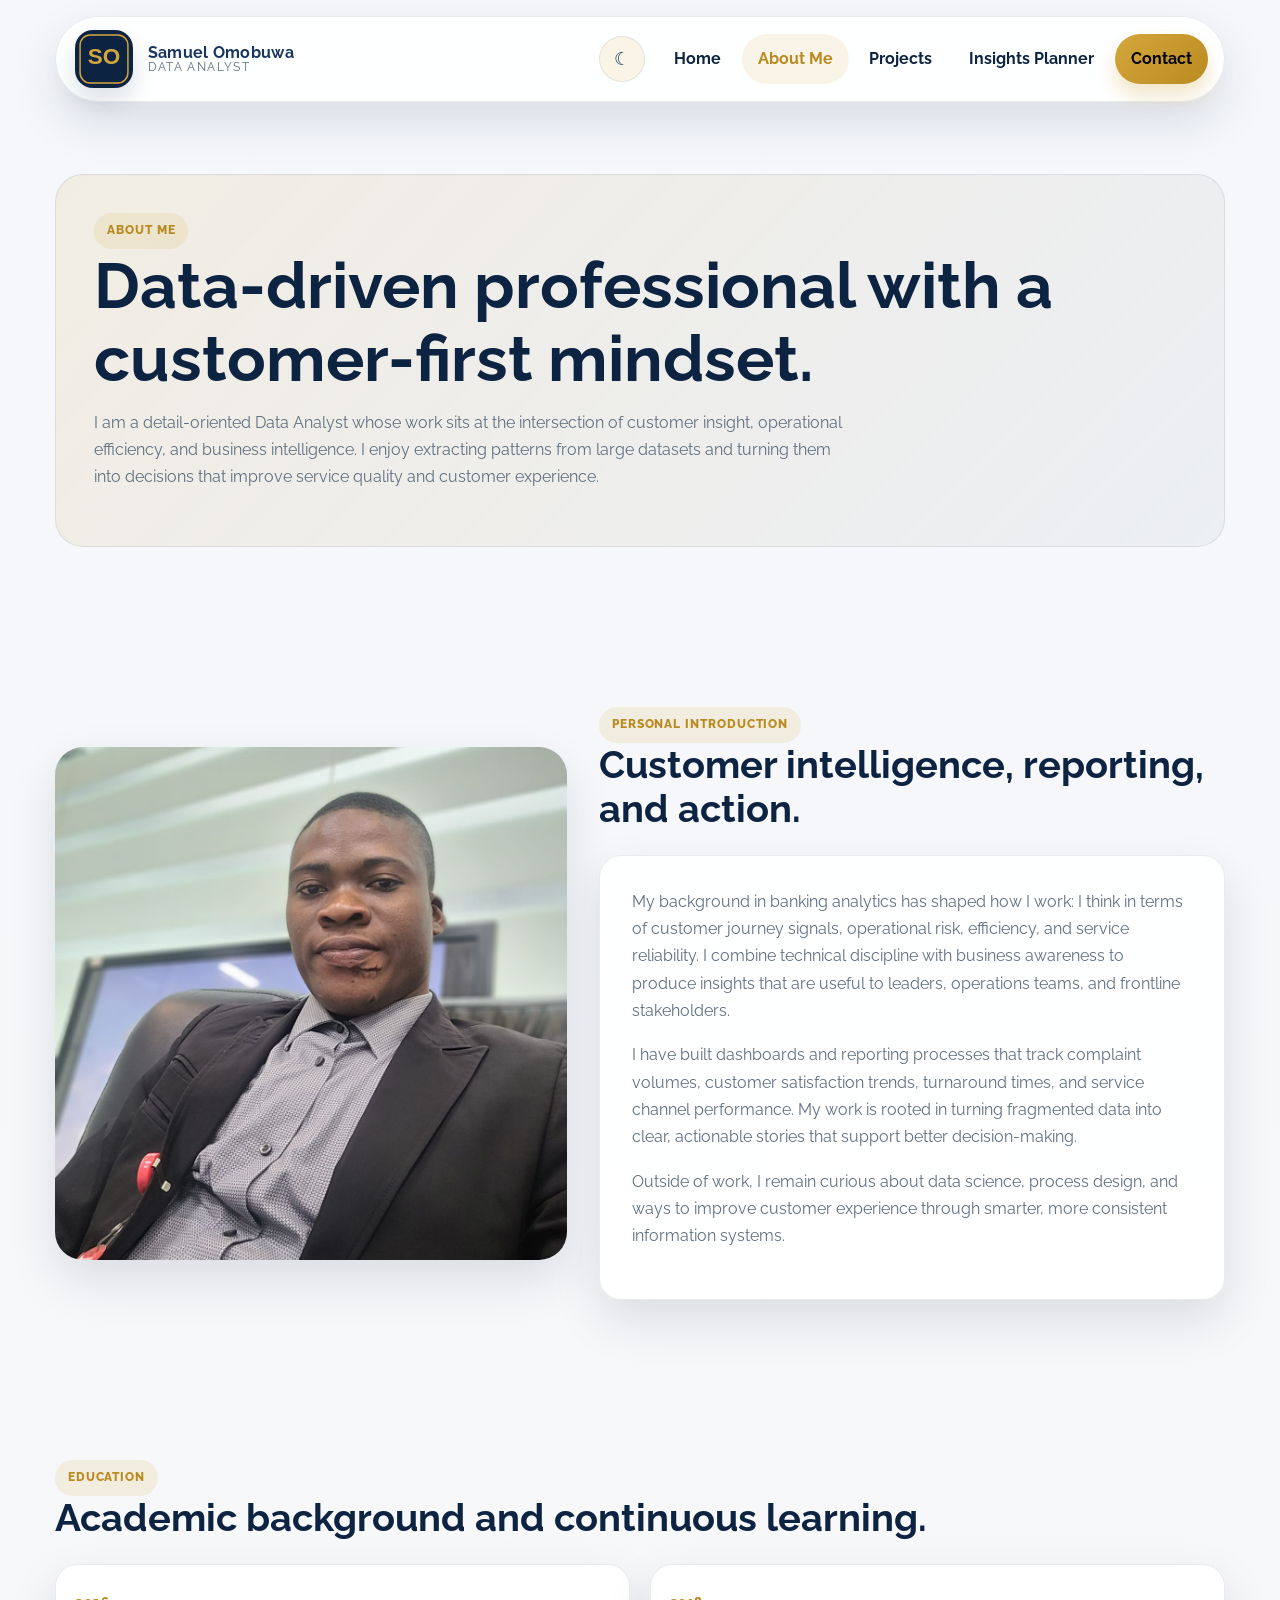
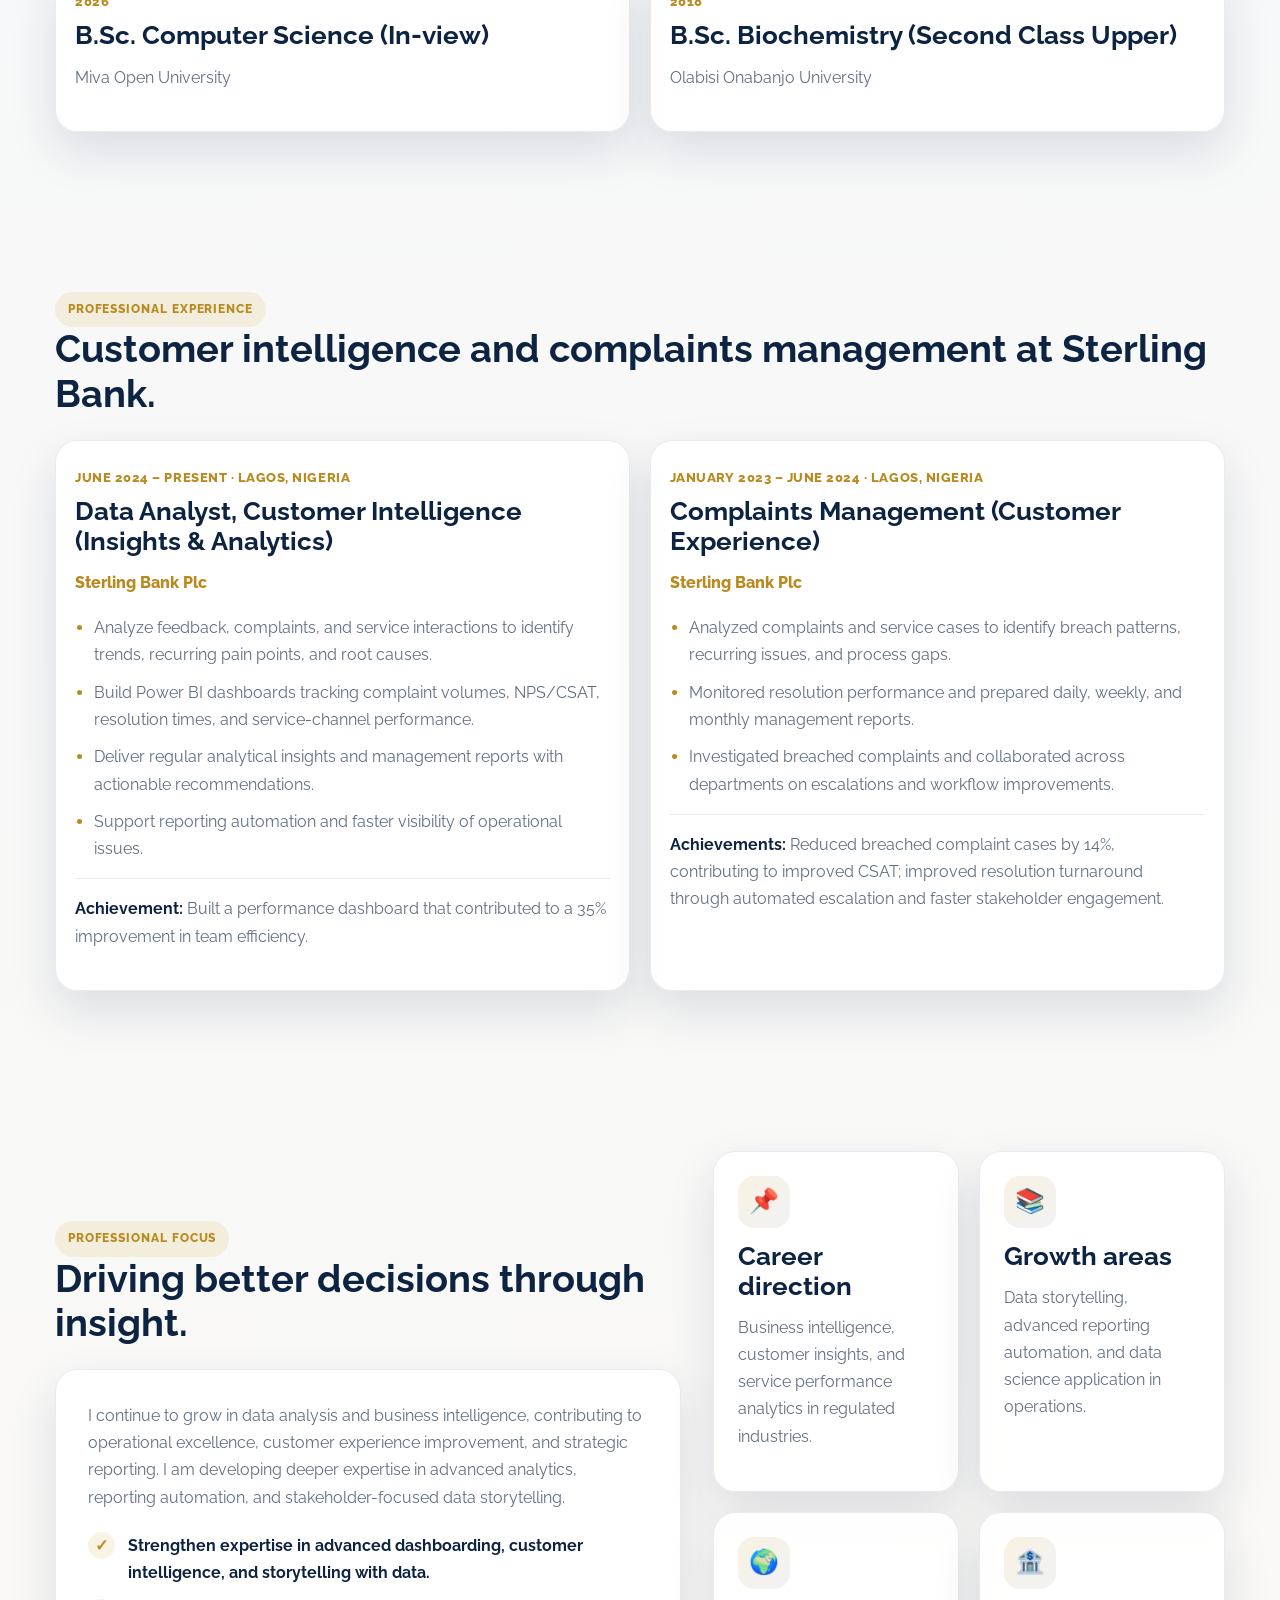
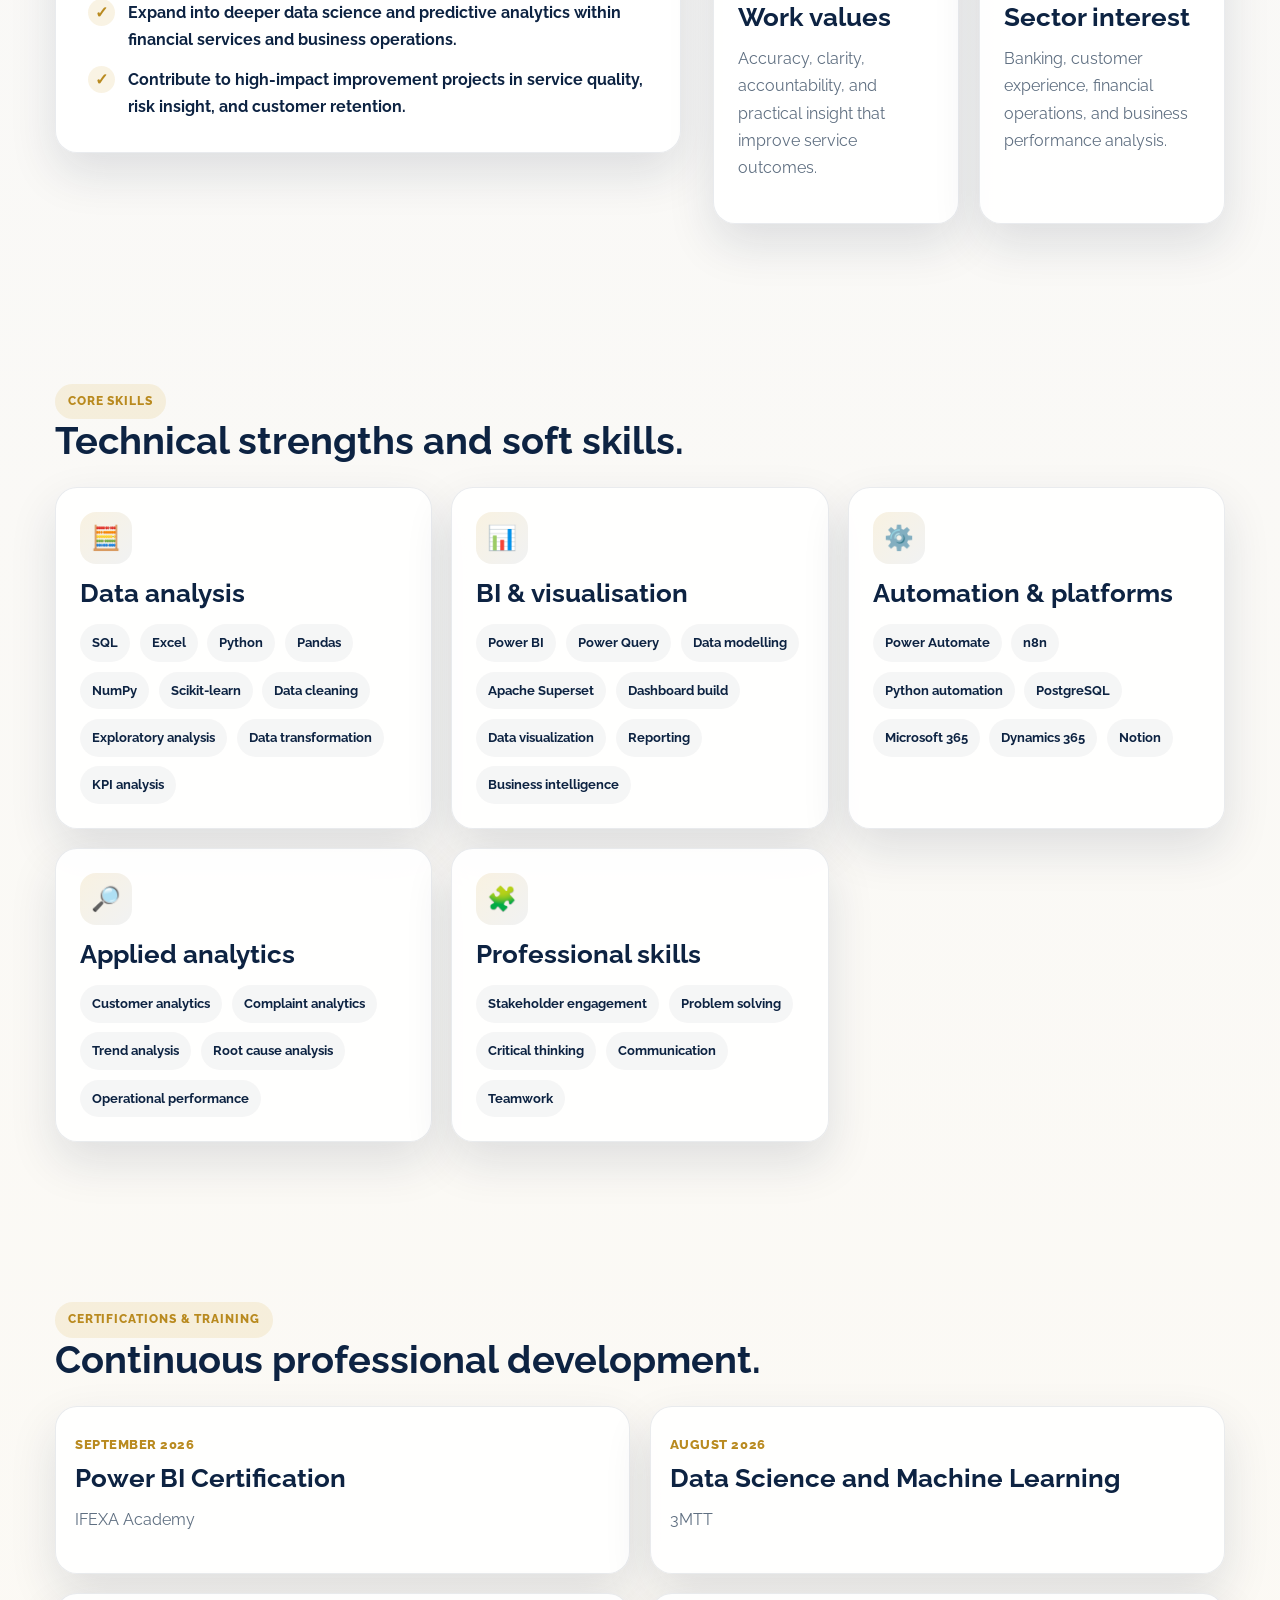
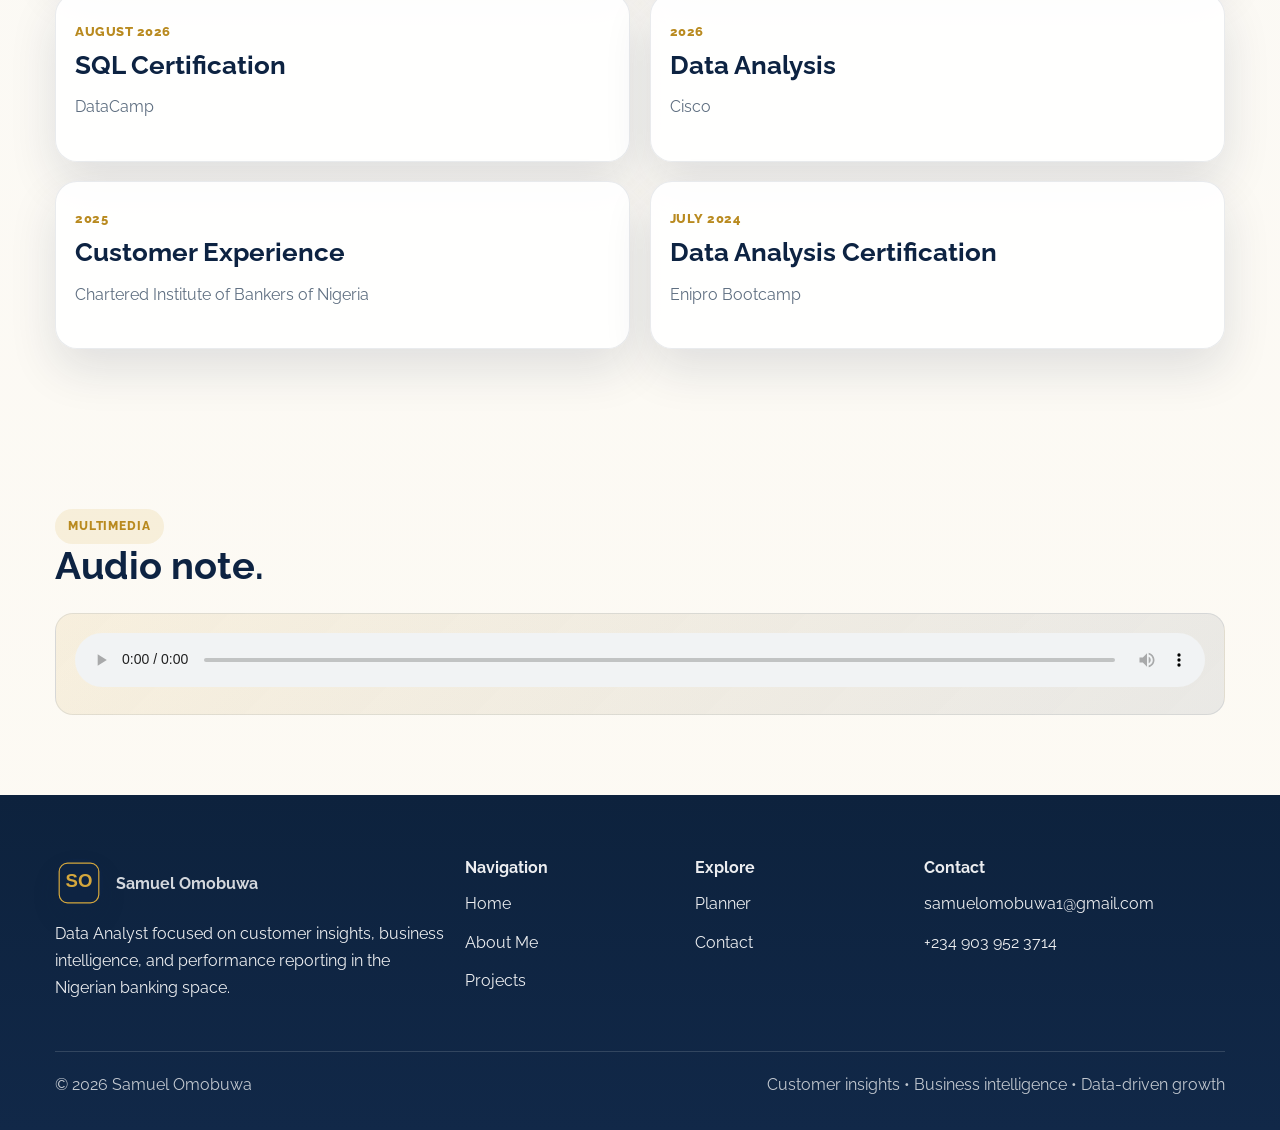
<file: about.html>
<!DOCTYPE html>
<html lang="en">
  <head>
    <meta charset="UTF-8" />
    <meta name="viewport" content="width=device-width, initial-scale=1.0" />
    <title>About Me | Samuel Omobuwa</title>
    <meta name="description" content="About Samuel Omobuwa, a data analyst focused on banking analytics, customer insights, and business intelligence." />
    <link rel="preconnect" href="https://fonts.googleapis.com" />
    <link rel="preconnect" href="https://fonts.gstatic.com" crossorigin />
    <link href="https://fonts.googleapis.com/css2?family=Raleway:wght@400;500;600;700;800;900&display=swap" rel="stylesheet" />
    <link rel="stylesheet" href="styles.css" />
  </head>
  <body data-page="about">
    <header class="site-header">
      <div class="container">
        <nav class="navbar" aria-label="Main navigation">
          <a href="index.html" class="brand" aria-label="Samuel Omobuwa home">
            <img class="brand-logo" src="logo.svg" alt="Samuel Omobuwa logo" />
            <span class="brand-text">
              <strong>Samuel Omobuwa</strong>
              <span>Data Analyst</span>
            </span>
          </a>
          <div class="nav-outside">
            <button class="nav-toggle" type="button" aria-label="Toggle menu" aria-expanded="false">☰</button>
            <button class="theme-toggle" type="button" aria-label="Switch to night mode">☾</button>
            <ul class="nav-links">
              <li><a href="index.html">Home</a></li>
              <li><a class="active" href="about.html">About Me</a></li>
              <li><a href="projects.html">Projects</a></li>
              <li><a href="planner.html">Insights Planner</a></li>
              <li><a class="nav-cta" href="contact.html">Contact</a></li>
            </ul>
          </div>
        </nav>
      </div>
    </header>

    <main class="page-shell">
      <section class="page-hero">
        <div class="container hero-inner">
          <span class="eyebrow">About me</span>
          <h1>Data-driven professional with a customer-first mindset.</h1>
          <p>I am a detail-oriented Data Analyst whose work sits at the intersection of customer insight, operational efficiency, and business intelligence. I enjoy extracting patterns from large datasets and turning them into decisions that improve service quality and customer experience.</p>
        </div>
      </section>

      <section>
        <div class="container profile-layout">
          <div class="profile-photo">
            <img src="./Samuel_Omobuwa_official_pics.jpeg" alt="my_officaial picture" />
          </div>
          <div>
            <div class="section-heading">
              <span class="eyebrow">Personal introduction</span>
              <h2>Customer intelligence, reporting, and action.</h2>
            </div>
            <div class="text-card">
              <p>My background in banking analytics has shaped how I work: I think in terms of customer journey signals, operational risk, efficiency, and service reliability. I combine technical discipline with business awareness to produce insights that are useful to leaders, operations teams, and frontline stakeholders.</p>
              <p>I have built dashboards and reporting processes that track complaint volumes, customer satisfaction trends, turnaround times, and service channel performance. My work is rooted in turning fragmented data into clear, actionable stories that support better decision-making.</p>
              <p>Outside of work, I remain curious about data science, process design, and ways to improve customer experience through smarter, more consistent information systems.</p>
            </div>
          </div>
        </div>
      </section>

      <section>
        <div class="container">
          <div class="section-heading">
            <span class="eyebrow">Education</span>
            <h2>Academic background and continuous learning.</h2>
          </div>
          <div class="timeline-grid education-grid">
            <article class="timeline-item">
              <div class="year">2026</div>
              <h3>B.Sc. Computer Science (In-view)</h3>
              <p>Miva Open University</p>
            </article>
            <article class="timeline-item">
              <div class="year">2018</div>
              <h3>B.Sc. Biochemistry (Second Class Upper)</h3>
              <p>Olabisi Onabanjo University</p>
            </article>
          </div>
        </div>
      </section>

      <section>
        <div class="container">
          <div class="section-heading">
            <span class="eyebrow">Professional experience</span>
            <h2>Customer intelligence and complaints management at Sterling Bank.</h2>
          </div>
          <div class="experience-grid">
            <article class="timeline-item experience-card">
              <div class="year">June 2024 – Present · Lagos, Nigeria</div>
              <h3>Data Analyst, Customer Intelligence (Insights & Analytics)</h3>
              <p class="experience-employer">Sterling Bank Plc</p>
              <ul class="experience-list">
                <li>Analyze feedback, complaints, and service interactions to identify trends, recurring pain points, and root causes.</li>
                <li>Build Power BI dashboards tracking complaint volumes, NPS/CSAT, resolution times, and service-channel performance.</li>
                <li>Deliver regular analytical insights and management reports with actionable recommendations.</li>
                <li>Support reporting automation and faster visibility of operational issues.</li>
              </ul>
              <p class="achievement"><strong>Achievement:</strong> Built a performance dashboard that contributed to a 35% improvement in team efficiency.</p>
            </article>
            <article class="timeline-item experience-card">
              <div class="year">January 2023 – June 2024 · Lagos, Nigeria</div>
              <h3>Complaints Management (Customer Experience)</h3>
              <p class="experience-employer">Sterling Bank Plc</p>
              <ul class="experience-list">
                <li>Analyzed complaints and service cases to identify breach patterns, recurring issues, and process gaps.</li>
                <li>Monitored resolution performance and prepared daily, weekly, and monthly management reports.</li>
                <li>Investigated breached complaints and collaborated across departments on escalations and workflow improvements.</li>
              </ul>
              <p class="achievement"><strong>Achievements:</strong> Reduced breached complaint cases by 14%, contributing to improved CSAT; improved resolution turnaround through automated escalation and faster stakeholder engagement.</p>
            </article>
          </div>
        </div>
      </section>

      <section>
        <div class="container section-grid">
          <div>
            <div class="section-heading">
              <span class="eyebrow">Professional focus</span>
              <h2>Driving better decisions through insight.</h2>
            </div>
            <div class="text-card">
              <p>I continue to grow in data analysis and business intelligence, contributing to operational excellence, customer experience improvement, and strategic reporting. I am developing deeper expertise in advanced analytics, reporting automation, and stakeholder-focused data storytelling.</p>
              <ul class="highlight-list">
                <li>Strengthen expertise in advanced dashboarding, customer intelligence, and storytelling with data.</li>
                <li>Expand into deeper data science and predictive analytics within financial services and business operations.</li>
                <li>Contribute to high-impact improvement projects in service quality, risk insight, and customer retention.</li>
              </ul>
            </div>
          </div>

          <div class="stack-grid">
            <article class="feature-card">
              <div class="icon">📌</div>
              <h3>Career direction</h3>
              <p>Business intelligence, customer insights, and service performance analytics in regulated industries.</p>
            </article>
            <article class="feature-card">
              <div class="icon">📚</div>
              <h3>Growth areas</h3>
              <p>Data storytelling, advanced reporting automation, and data science application in operations.</p>
            </article>
            <article class="feature-card">
              <div class="icon">🌍</div>
              <h3>Work values</h3>
              <p>Accuracy, clarity, accountability, and practical insight that improve service outcomes.</p>
            </article>
            <article class="feature-card">
              <div class="icon">🏦</div>
              <h3>Sector interest</h3>
              <p>Banking, customer experience, financial operations, and business performance analysis.</p>
            </article>
          </div>
        </div>
      </section>

      <section>
        <div class="container">
          <div class="section-heading">
            <span class="eyebrow">Core skills</span>
            <h2>Technical strengths and soft skills.</h2>
          </div>
          <div class="skills-grid">
            <article class="skill-card">
              <div class="skill-icon">🧮</div>
              <h3>Data analysis</h3>
              <ul class="skill-list">
                <li>SQL</li>
                <li>Excel</li>
                <li>Python</li>
                <li>Pandas</li>
                <li>NumPy</li>
                <li>Scikit-learn</li>
                <li>Data cleaning</li>
                <li>Exploratory analysis</li>
                <li>Data transformation</li>
                <li>KPI analysis</li>
              </ul>
            </article>
            <article class="skill-card">
              <div class="skill-icon">📊</div>
              <h3>BI & visualisation</h3>
              <ul class="skill-list">
                <li>Power BI</li>
                <li>Power Query</li>
                <li>Data modelling</li>
                <li>Apache Superset</li>
                <li>Dashboard build</li>
                <li>Data visualization</li>
                <li>Reporting</li>
                <li>Business intelligence</li>
              </ul>
            </article>
            <article class="skill-card">
              <div class="skill-icon">⚙️</div>
              <h3>Automation & platforms</h3>
              <ul class="skill-list">
                <li>Power Automate</li>
                <li>n8n</li>
                <li>Python automation</li>
                <li>PostgreSQL</li>
                <li>Microsoft 365</li>
                <li>Dynamics 365</li>
                <li>Notion</li>
              </ul>
            </article>
            <article class="skill-card">
              <div class="skill-icon">🔎</div>
              <h3>Applied analytics</h3>
              <ul class="skill-list">
                <li>Customer analytics</li>
                <li>Complaint analytics</li>
                <li>Trend analysis</li>
                <li>Root cause analysis</li>
                <li>Operational performance</li>
              </ul>
            </article>
            <article class="skill-card">
              <div class="skill-icon">🧩</div>
              <h3>Professional skills</h3>
              <ul class="skill-list">
                <li>Stakeholder engagement</li>
                <li>Problem solving</li>
                <li>Critical thinking</li>
                <li>Communication</li>
                <li>Teamwork</li>
              </ul>
            </article>
          </div>
        </div>
      </section>

      <section>
        <div class="container">
          <div class="section-heading">
            <span class="eyebrow">Certifications & training</span>
            <h2>Continuous professional development.</h2>
          </div>
          <div class="timeline-grid certification-grid">
            <article class="timeline-item"><div class="year">September 2026</div><h3>Power BI Certification</h3><p>IFEXA Academy</p></article>
            <article class="timeline-item"><div class="year">August 2026</div><h3>Data Science and Machine Learning</h3><p>3MTT</p></article>
            <article class="timeline-item"><div class="year">August 2026</div><h3>SQL Certification</h3><p>DataCamp</p></article>
            <article class="timeline-item"><div class="year">2026</div><h3>Data Analysis</h3><p>Cisco</p></article>
            <article class="timeline-item"><div class="year">2025</div><h3>Customer Experience</h3><p>Chartered Institute of Bankers of Nigeria</p></article>
            <article class="timeline-item"><div class="year">July 2024</div><h3>Data Analysis Certification</h3><p>Enipro Bootcamp</p></article>
          </div>
        </div>
      </section>

      <section>
        <div class="container">
          <div class="section-heading">
            <span class="eyebrow">Multimedia</span>
            <h2>Audio note.</h2>
          </div>
          <div class="audio-panel">
            <audio controls preload="metadata" aria-label="Audio introduction">
              <source src="https://www.soundhelix.com/examples/mp3/SoundHelix-Song-1.mp3" type="audio/mpeg" />
              Your browser does not support the audio element.
            </audio>
          </div>
        </div>
      </section>
    </main>

    <footer class="footer">
      <div class="container">
        <div class="footer-grid">
          <div>
            <div class="footer-brand">
              <img class="brand-logo" src="logo.svg" alt="Samuel Omobuwa logo" />
              <strong>Samuel Omobuwa</strong>
            </div>
            <p>Data Analyst focused on customer insights, business intelligence, and performance reporting in the Nigerian banking space.</p>
          </div>
          <div>
            <h4>Navigation</h4>
            <ul class="footer-menu">
              <li><a href="index.html">Home</a></li>
              <li><a href="about.html">About Me</a></li>
              <li><a href="projects.html">Projects</a></li>
            </ul>
          </div>
          <div>
            <h4>Explore</h4>
            <ul class="footer-menu">
              <li><a href="planner.html">Planner</a></li>
              <li><a href="contact.html">Contact</a></li>
            </ul>
          </div>
          <div>
            <h4>Contact</h4>
            <ul class="footer-menu">
              <li><a href="mailto:samuelomobuwa1@gmail.com">samuelomobuwa1@gmail.com</a></li>
              <li><a href="tel:+2349039523714">+234 903 952 3714</a></li>
            </ul>
          </div>
        </div>
        <div class="footer-bottom">
          <span>© <span id="year"></span> Samuel Omobuwa</span>
          <span>Customer insights • Business intelligence • Data-driven growth</span>
        </div>
      </div>
    </footer>

    <script src="script.js"></script>
  </body>
</html>
</file>
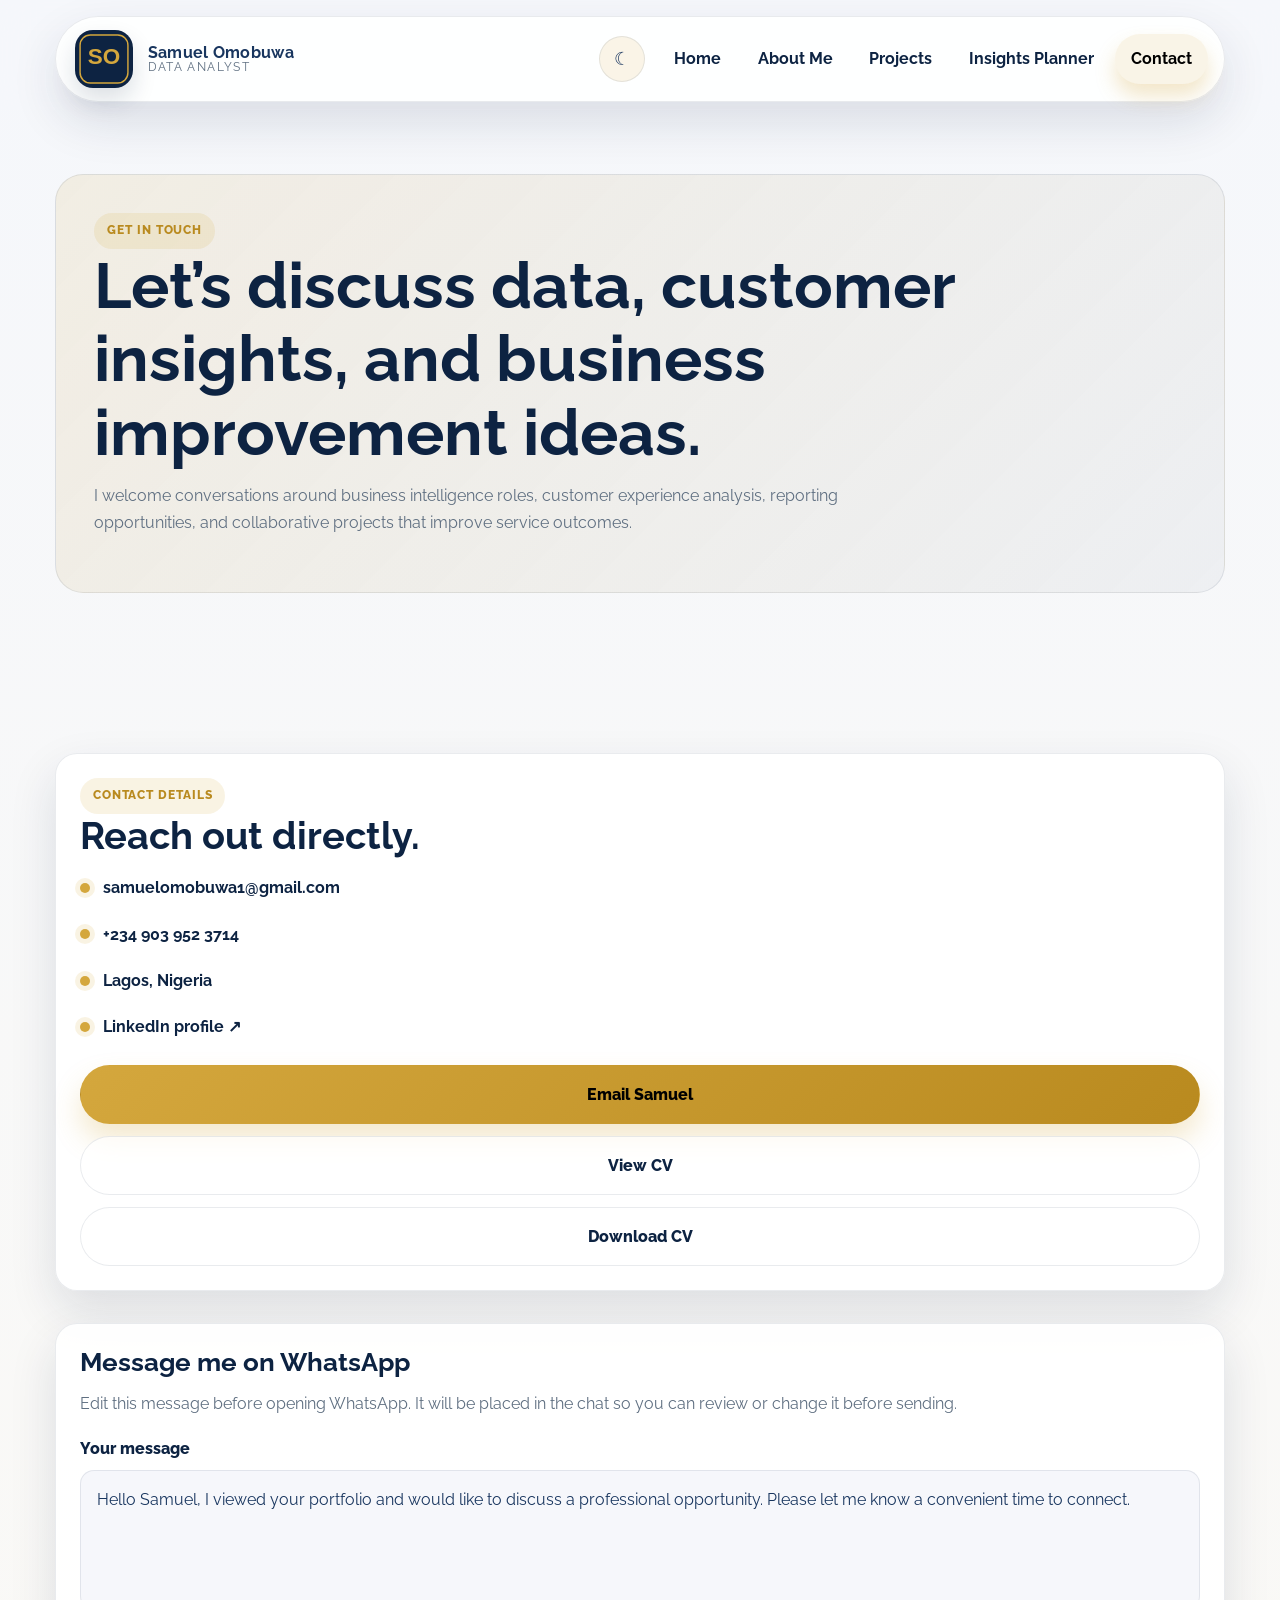
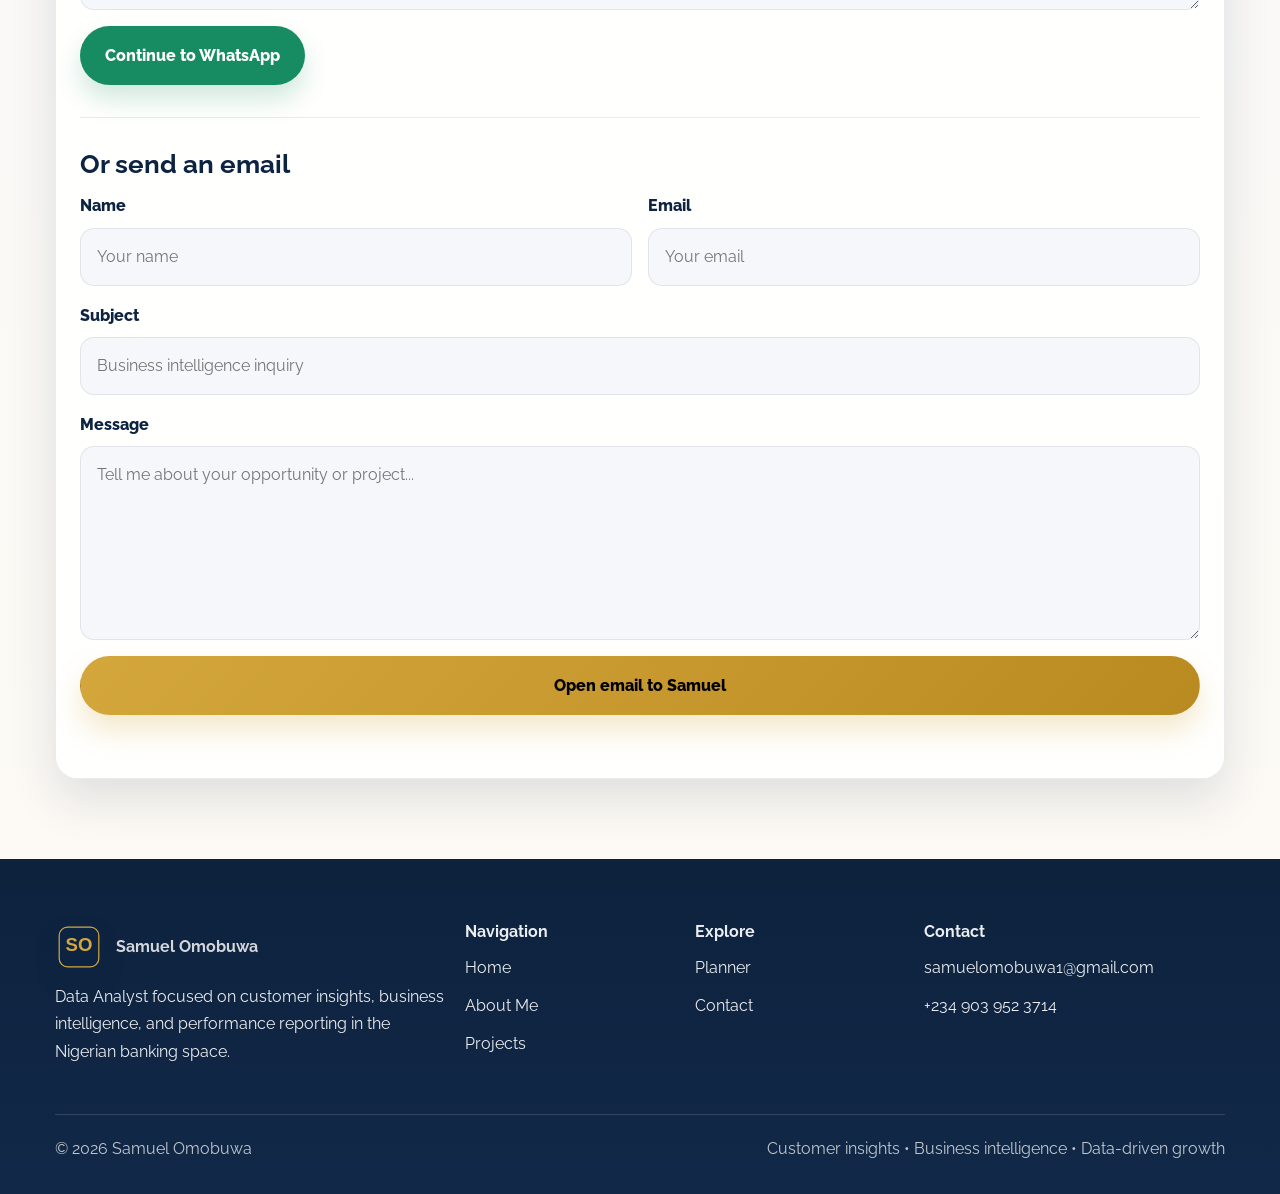
<file: contact.html>
<!DOCTYPE html>
<html lang="en">
  <head>
    <meta charset="UTF-8" />
    <meta name="viewport" content="width=device-width, initial-scale=1.0" />
    <title>Contact | Samuel Omobuwa</title>
    <meta name="description" content="Contact Samuel Omobuwa for business intelligence, customer insight, and data analysis opportunities." />
    <link rel="preconnect" href="https://fonts.googleapis.com" />
    <link rel="preconnect" href="https://fonts.gstatic.com" crossorigin />
    <link href="https://fonts.googleapis.com/css2?family=Raleway:wght@400;500;600;700;800;900&display=swap" rel="stylesheet" />
    <link rel="stylesheet" href="styles.css" />
  </head>
  <body data-page="contact">
    <header class="site-header">
      <div class="container">
        <nav class="navbar" aria-label="Main navigation">
          <a href="index.html" class="brand" aria-label="Samuel Omobuwa home">
            <img class="brand-logo" src="logo.svg" alt="Samuel Omobuwa logo" />
            <span class="brand-text">
              <strong>Samuel Omobuwa</strong>
              <span>Data Analyst</span>
            </span>
          </a>
          <div class="nav-outside">
            <button class="nav-toggle" type="button" aria-label="Toggle menu" aria-expanded="false">☰</button>
            <button class="theme-toggle" type="button" aria-label="Switch to night mode">☾</button>
            <ul class="nav-links">
              <li><a href="index.html">Home</a></li>
              <li><a href="about.html">About Me</a></li>
              <li><a href="projects.html">Projects</a></li>
              <li><a href="planner.html">Insights Planner</a></li>
              <li><a class="active nav-cta" href="contact.html">Contact</a></li>
            </ul>
          </div>
        </nav>
      </div>
    </header>

    <main class="page-shell">
      <section class="page-hero">
        <div class="container hero-inner">
          <span class="eyebrow">Get in touch</span>
          <h1>Let’s discuss data, customer insights, and business improvement ideas.</h1>
          <p>I welcome conversations around business intelligence roles, customer experience analysis, reporting opportunities, and collaborative projects that improve service outcomes.</p>
        </div>
      </section>

      <section>
        <div class="container contact-grid">
          <div class="contact-card">
            <span class="eyebrow">Contact details</span>
            <h2>Reach out directly.</h2>
            <ul class="contact-list">
              <li><span class="dot"></span><a href="mailto:samuelomobuwa1@gmail.com">samuelomobuwa1@gmail.com</a></li>
              <li><span class="dot"></span><a href="tel:+2349039523714">+234 903 952 3714</a></li>
              <li><span class="dot"></span>Lagos, Nigeria</li>
              <li><span class="dot"></span><a href="https://www.linkedin.com/in/samuel-omobuwa-2a89201a6/" target="_blank" rel="noopener noreferrer">LinkedIn profile <span aria-hidden="true">↗</span></a></li>
            </ul>
            <div class="contact-actions">
              <a class="button button-primary" href="mailto:samuelomobuwa1@gmail.com?subject=Professional%20enquiry&body=Hello%20Samuel%2C%0A%0AI%27d%20like%20to%20discuss%20a%20professional%20opportunity.">Email Samuel</a>
              <a class="button button-secondary" href="https://drive.google.com/file/d/1yQcMYzOXGQMGTiKqK0OVx2pmdZs3UxgE/view?usp=sharing" target="_blank" rel="noopener noreferrer">View CV</a>
              <a class="button button-secondary" href="https://drive.google.com/uc?export=download&id=1yQcMYzOXGQMGTiKqK0OVx2pmdZs3UxgE">Download CV</a>
            </div>
          </div>

          <div class="info-box">
            <h3>Message me on WhatsApp</h3>
            <p>Edit this message before opening WhatsApp. It will be placed in the chat so you can review or change it before sending.</p>
            <div class="field whatsapp-draft">
              <label for="whatsappMessage">Your message</label>
              <textarea id="whatsappMessage" rows="4">Hello Samuel, I viewed your portfolio and would like to discuss a professional opportunity. Please let me know a convenient time to connect.</textarea>
            </div>
            <a id="whatsappLink" class="button whatsapp-button" href="https://wa.me/message/EH5WRUIN3DQ4H1" target="_blank" rel="noopener noreferrer">Continue to WhatsApp</a>
            <hr class="contact-divider" />
            <h3>Or send an email</h3>
            <form id="contactForm" class="form-grid" novalidate>
              <div class="form-row">
                <div class="field">
                  <label for="name">Name</label>
                  <input id="name" name="name" type="text" placeholder="Your name" required />
                </div>
                <div class="field">
                  <label for="email">Email</label>
                  <input id="email" name="email" type="email" placeholder="Your email" required />
                </div>
              </div>

              <div class="field">
                <label for="subject">Subject</label>
                <input id="subject" name="subject" type="text" placeholder="Business intelligence inquiry" />
              </div>

              <div class="field">
                <label for="message">Message</label>
                <textarea id="message" name="message" rows="6" placeholder="Tell me about your opportunity or project..." required></textarea>
              </div>

              <button class="button button-primary" type="submit">Open email to Samuel</button>
              <div id="formStatus" class="form-status" aria-live="polite"></div>
            </form>
          </div>
        </div>
      </section>
    </main>

    <footer class="footer">
      <div class="container">
        <div class="footer-grid">
          <div>
            <div class="footer-brand">
              <img class="brand-logo" src="logo.svg" alt="Samuel Omobuwa logo" />
              <strong>Samuel Omobuwa</strong>
            </div>
            <p>Data Analyst focused on customer insights, business intelligence, and performance reporting in the Nigerian banking space.</p>
          </div>
          <div>
            <h4>Navigation</h4>
            <ul class="footer-menu">
              <li><a href="index.html">Home</a></li>
              <li><a href="about.html">About Me</a></li>
              <li><a href="projects.html">Projects</a></li>
            </ul>
          </div>
          <div>
            <h4>Explore</h4>
            <ul class="footer-menu">
              <li><a href="planner.html">Planner</a></li>
              <li><a href="contact.html">Contact</a></li>
            </ul>
          </div>
          <div>
            <h4>Contact</h4>
            <ul class="footer-menu">
              <li><a href="mailto:samuelomobuwa1@gmail.com">samuelomobuwa1@gmail.com</a></li>
              <li><a href="tel:+2349039523714">+234 903 952 3714</a></li>
            </ul>
          </div>
        </div>
        <div class="footer-bottom">
          <span>© <span id="year"></span> Samuel Omobuwa</span>
          <span>Customer insights • Business intelligence • Data-driven growth</span>
        </div>
      </div>
    </footer>

    <script src="script.js"></script>
  </body>
</html>
</file>
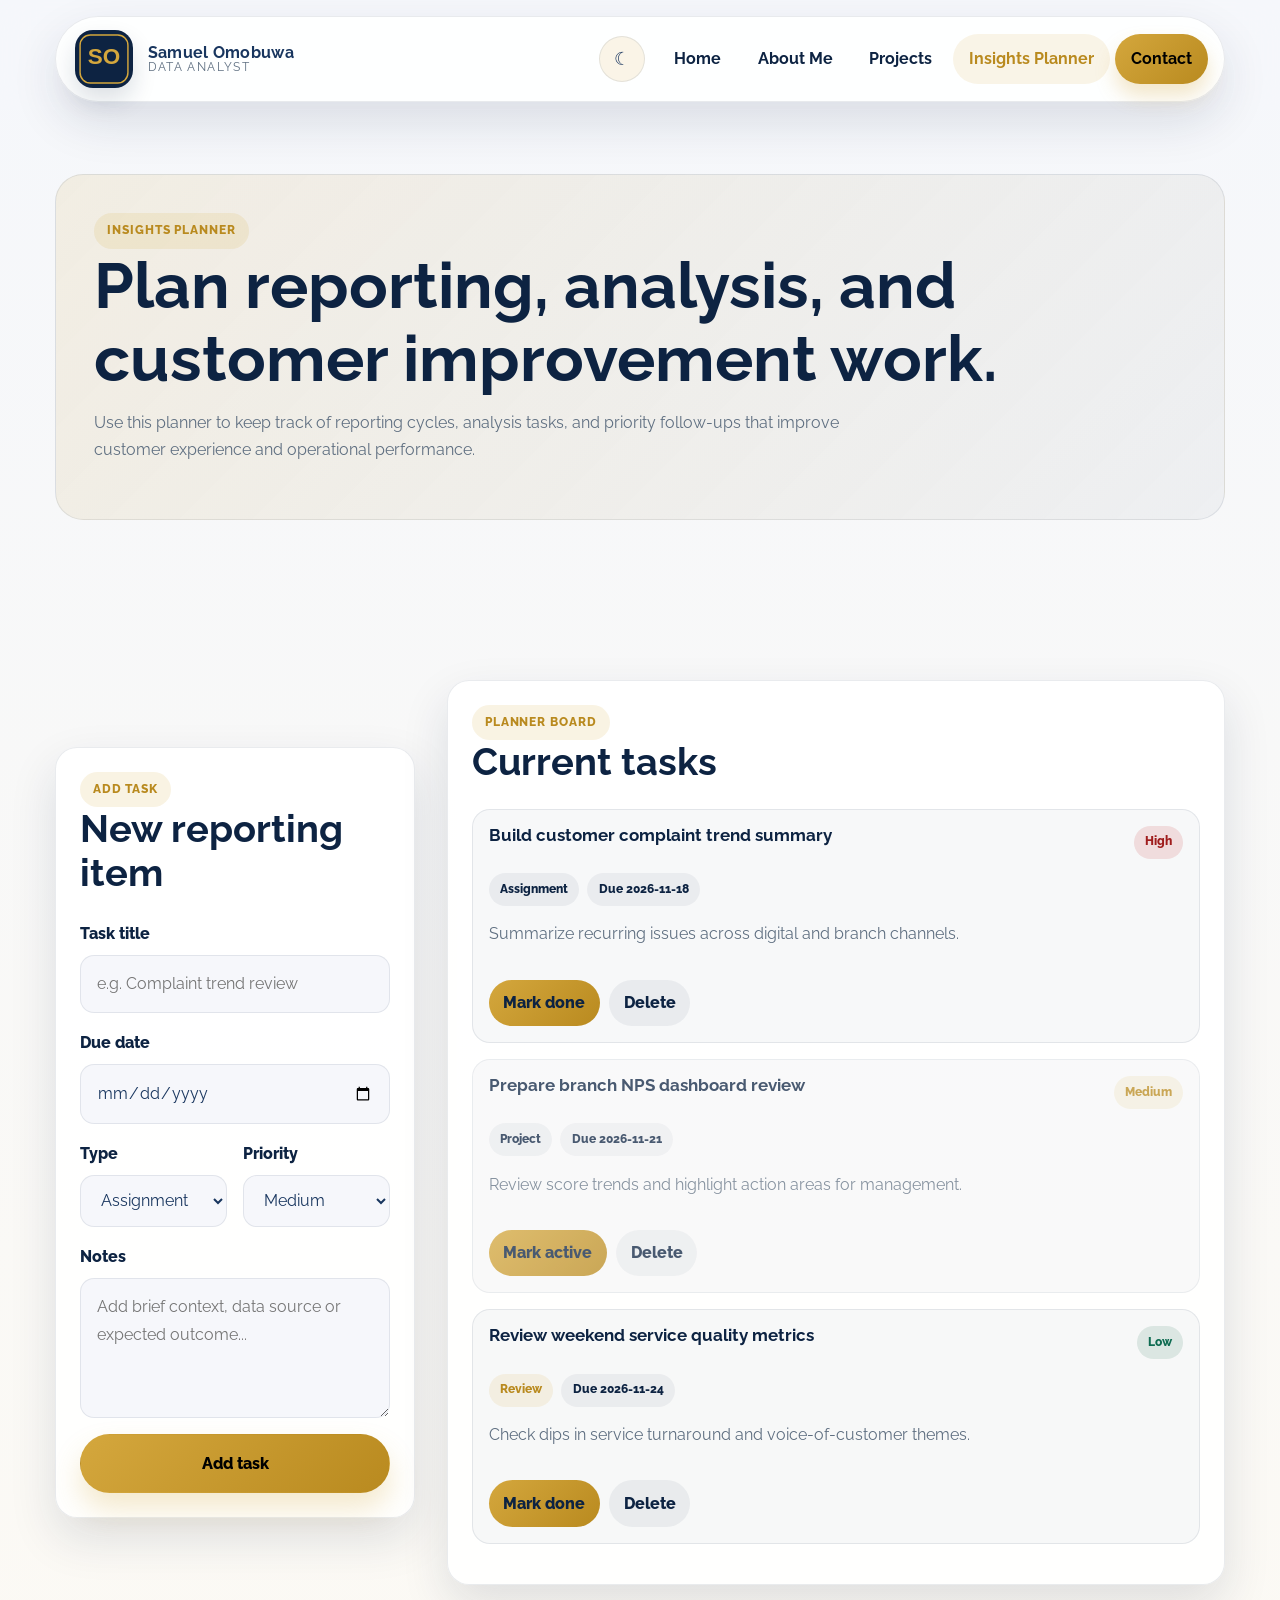
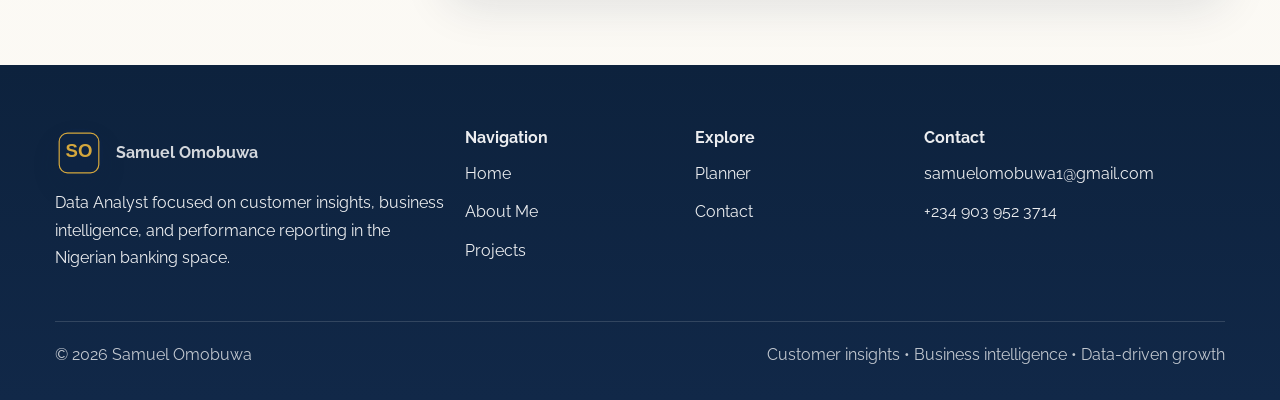
<file: planner.html>
<!DOCTYPE html>
<html lang="en">
  <head>
    <meta charset="UTF-8" />
    <meta name="viewport" content="width=device-width, initial-scale=1.0" />
    <title>Insights Planner | Samuel Omobuwa</title>
    <meta name="description" content="Insights planner for Samuel Omobuwa featuring analytics delivery tasks, reporting priorities, and customer insight planning." />
    <link rel="preconnect" href="https://fonts.googleapis.com" />
    <link rel="preconnect" href="https://fonts.gstatic.com" crossorigin />
    <link href="https://fonts.googleapis.com/css2?family=Raleway:wght@400;500;600;700;800;900&display=swap" rel="stylesheet" />
    <link rel="stylesheet" href="styles.css" />
  </head>
  <body data-page="planner">
    <header class="site-header">
      <div class="container">
        <nav class="navbar" aria-label="Main navigation">
          <a href="index.html" class="brand" aria-label="Samuel Omobuwa home">
            <img class="brand-logo" src="logo.svg" alt="Samuel Omobuwa logo" />
            <span class="brand-text">
              <strong>Samuel Omobuwa</strong>
              <span>Data Analyst</span>
            </span>
          </a>
          <div class="nav-outside">
            <button class="nav-toggle" type="button" aria-label="Toggle menu" aria-expanded="false">☰</button>
            <button class="theme-toggle" type="button" aria-label="Switch to night mode">☾</button>
            <ul class="nav-links">
              <li><a href="index.html">Home</a></li>
              <li><a href="about.html">About Me</a></li>
              <li><a href="projects.html">Projects</a></li>
              <li><a class="active" href="planner.html">Insights Planner</a></li>
              <li><a class="nav-cta" href="contact.html">Contact</a></li>
            </ul>
          </div>
        </nav>
      </div>
    </header>

    <main class="page-shell">
      <section class="page-hero">
        <div class="container hero-inner">
          <span class="eyebrow">Insights planner</span>
          <h1>Plan reporting, analysis, and customer improvement work.</h1>
          <p>Use this planner to keep track of reporting cycles, analysis tasks, and priority follow-ups that improve customer experience and operational performance.</p>
        </div>
      </section>

      <section>
        <div class="container planner-layout">
          <aside class="task-panel">
            <div class="section-heading">
              <span class="eyebrow">Add task</span>
              <h2>New reporting item</h2>
            </div>
            <form id="plannerForm" class="task-form">
              <div class="field">
                <label for="taskTitle">Task title</label>
                <input id="taskTitle" name="title" type="text" placeholder="e.g. Complaint trend review" required />
              </div>

              <div class="field">
                <label for="taskDue">Due date</label>
                <input id="taskDue" name="due" type="date" required />
              </div>

              <div class="form-row">
                <div class="field">
                  <label for="taskType">Type</label>
                  <select id="taskType" name="type">
                    <option>Assignment</option>
                    <option>Project</option>
                    <option>Review</option>
                  </select>
                </div>
                <div class="field">
                  <label for="taskPriority">Priority</label>
                  <select id="taskPriority" name="priority">
                    <option>High</option>
                    <option selected>Medium</option>
                    <option>Low</option>
                  </select>
                </div>
              </div>

              <div class="field">
                <label for="taskNotes">Notes</label>
                <textarea id="taskNotes" name="notes" rows="4" placeholder="Add brief context, data source or expected outcome..."></textarea>
              </div>

              <button class="button button-primary" type="submit">Add task</button>
            </form>
          </aside>

          <div class="task-list-panel">
            <div class="section-heading">
              <span class="eyebrow">Planner board</span>
              <h2>Current tasks</h2>
            </div>
            <div id="taskList" aria-live="polite"></div>
          </div>
        </div>
      </section>
    </main>

    <footer class="footer">
      <div class="container">
        <div class="footer-grid">
          <div>
            <div class="footer-brand">
              <img class="brand-logo" src="logo.svg" alt="Samuel Omobuwa logo" />
              <strong>Samuel Omobuwa</strong>
            </div>
            <p>Data Analyst focused on customer insights, business intelligence, and performance reporting in the Nigerian banking space.</p>
          </div>
          <div>
            <h4>Navigation</h4>
            <ul class="footer-menu">
              <li><a href="index.html">Home</a></li>
              <li><a href="about.html">About Me</a></li>
              <li><a href="projects.html">Projects</a></li>
            </ul>
          </div>
          <div>
            <h4>Explore</h4>
            <ul class="footer-menu">
              <li><a href="planner.html">Planner</a></li>
              <li><a href="contact.html">Contact</a></li>
            </ul>
          </div>
          <div>
            <h4>Contact</h4>
            <ul class="footer-menu">
              <li><a href="mailto:samuelomobuwa1@gmail.com">samuelomobuwa1@gmail.com</a></li>
              <li><a href="tel:+2349039523714">+234 903 952 3714</a></li>
            </ul>
          </div>
        </div>
        <div class="footer-bottom">
          <span>© <span id="year"></span> Samuel Omobuwa</span>
          <span>Customer insights • Business intelligence • Data-driven growth</span>
        </div>
      </div>
    </footer>

    <script src="script.js"></script>
  </body>
</html>
</file>
<file: styles.css>
:root {
  --bg: #f5f7fb;
  --bg-soft: #fdfaf3;
  --panel: #ffffff;
  --panel-alt: #fffdf9;
  --navy: #0d2342;
  --navy-soft: #163a66;
  --gold: #d4a73d;
  --gold-soft: #f5e7b2;
  --gold-deep: #b98a1f;
  --text: #19365f;
  --muted: #5f6f81;
  --border: rgba(13, 35, 66, 0.09);
  --shadow: 0 20px 48px rgba(13, 35, 66, 0.12);
  --radius-xl: 30px;
  --radius-lg: 22px;
  --radius-md: 16px;
  --container: min(1170px, calc(100% - 2rem));
}

body.night-mode {
  --bg: #071420;
  --bg-soft: #0d1b2a;
  --panel: #102238;
  --panel-alt: #142d47;
  --navy: #f6d88e;
  --navy-soft: #f0c85b;
  --gold: #f0c85b;
  --gold-soft: #7d6540;
  --gold-deep: #f6d88e;
  --text: #edf5ff;
  --muted: #b9c9dd;
  --border: rgba(255, 255, 255, 0.08);
  --shadow: 0 20px 48px rgba(4, 10, 18, 0.48);
}

* {
  box-sizing: border-box;
}
html {
  scroll-behavior: smooth;
}
body {
  margin: 0;
  font-family: "Raleway", "Segoe UI", sans-serif;
  background: linear-gradient(180deg, var(--bg) 0%, var(--bg-soft) 100%);
  color: var(--text);
  line-height: 1.7;
  transition:
    background 0.25s ease,
    color 0.25s ease;
}
img {
  max-width: 100%;
  display: block;
}
a {
  color: inherit;
  text-decoration: none;
}
button,
input,
textarea,
select {
  font: inherit;
}
.container {
  width: var(--container);
  margin: 0 auto;
}
.site-header {
  position: sticky;
  top: 0;
  z-index: 40;
  padding: 1rem 0 0.5rem;
  background: rgba(245, 247, 251, 0.72);
  backdrop-filter: blur(18px);
}
body.night-mode .site-header {
  background: rgba(7, 20, 32, 0.76);
}
.navbar {
  display: flex;
  align-items: center;
  justify-content: space-between;
  background: rgba(255, 255, 255, 0.9);
  border: 1px solid var(--border);
  border-radius: 999px;
  padding: 0.8rem 1rem 0.8rem 1.2rem;
  box-shadow: var(--shadow);
}
body.night-mode .navbar {
  background: rgba(16, 34, 56, 0.82);
}
.brand {
  display: inline-flex;
  align-items: center;
  gap: 0.9rem;
  min-width: 0;
}
.brand-logo {
  width: 58px;
  height: 58px;
  border-radius: 18px;
  object-fit: cover;
  box-shadow: 0 12px 24px rgba(13, 35, 66, 0.14);
}
.brand-text {
  display: flex;
  flex-direction: column;
  line-height: 1.1;
}
.brand-text strong {
  font-size: 1rem;
  letter-spacing: 0.02em;
  color: var(--text);
}
.brand-text span {
  font-size: 0.72rem;
  text-transform: uppercase;
  letter-spacing: 0.12em;
  color: var(--muted);
}
.nav-outside {
  display: flex;
  align-items: center;
  gap: 0.8rem;
}
.nav-links {
  display: flex;
  align-items: center;
  gap: 0.3rem;
  list-style: none;
  padding: 0;
  margin: 0;
}
.nav-links a {
  display: inline-flex;
  align-items: center;
  justify-content: center;
  min-height: 42px;
  padding: 0.72rem 1rem;
  border-radius: 999px;
  font-weight: 700;
  color: var(--navy);
  transition:
    background 0.2s ease,
    transform 0.2s ease,
    color 0.2s ease;
}
.nav-links a:hover,
.nav-links a:focus-visible,
.nav-links a.active {
  background: rgba(212, 167, 61, 0.12);
  color: var(--gold-deep);
}
.nav-links .nav-cta {
  background: linear-gradient(135deg, var(--gold), var(--gold-deep));
  color: black !important;
  box-shadow: 0 12px 20px rgba(212, 167, 61, 0.28);
}
.nav-links .nav-cta:hover,
.nav-links .nav-cta:focus-visible {
  transform: translateY(-2px);
}
.theme-toggle {
  width: 46px;
  height: 46px;
  border-radius: 50%;
  border: 1px solid var(--border);
  background: rgba(212, 167, 61, 0.12);
  color:  var(--text);
  font-size: 1.1rem;
  cursor: pointer;
  transition: transform 0.2s ease;
}
.theme-toggle:hover {
  transform: translateY(-2px);
}
.nav-toggle {
  display: none;
}
main section {
  padding: 5rem 0;
}
.section-heading {
  margin-bottom: 1.5rem;
}
.eyebrow {
  display: inline-block;
  background: rgba(212, 167, 61, 0.14);
  color: var(--gold-deep);
  letter-spacing: 0.08em;
  text-transform: uppercase;
  font-size: 0.72rem;
  font-weight: 800;
  border-radius: 999px;
  padding: 0.5rem 0.8rem;
}
h1,
h2,
h3,
h4 {
  margin: 0 0 0.8rem;
  line-height: 1.15;
  color: var(--navy);
}
h1 {
  font-size: clamp(2.5rem, 5vw, 4.5rem);
}
h2 {
  font-size: clamp(2rem, 3vw, 3rem);
}
h3 {
  font-size: clamp(1.3rem, 2vw, 1.8rem);
}
p {
  margin: 0 0 1.1rem;
  color: var(--muted);
}
.hero {
  padding-top: 3.5rem;
}
.hero-shell,
.section-grid,
.profile-layout,
.contact-grid,
.planner-layout {
  display: grid;
  gap: 2rem;
  align-items: center;
}
.hero-shell {
  grid-template-columns: 1.08fr 0.92fr;
}
.hero-copy {
  position: relative;
}
.hero-headline {
  animation: headline-enter 850ms cubic-bezier(0.2, 0.75, 0.25, 1) both;
}
.hero-highlight {
  display: inline-block;
  background: linear-gradient(
    100deg,
    var(--gold-deep),
    var(--gold),
    var(--gold-deep)
  );
  background-size: 220% auto;
  background-clip: text;
  -webkit-background-clip: text;
  color: transparent;
  animation: highlight-shimmer 5s ease-in-out infinite;
}
@keyframes headline-enter {
  from {
    opacity: 0;
    transform: translateY(22px);
  }
  to {
    opacity: 1;
    transform: translateY(0);
  }
}
@keyframes highlight-shimmer {
  0%,
  100% {
    background-position: 0% center;
  }
  50% {
    background-position: 100% center;
  }
}
.greeting {
  display: inline-block;
  font-size: 1.08rem;
  font-weight: 800;
  color:  var(--text);
  letter-spacing: 0.04em;
  text-transform: uppercase;
  margin-bottom: 0.8rem;
}
.hero-copy .lead {
  font-size: 1.08rem;
  max-width: 650px;
}
.hero-meta {
  display: flex;
  flex-wrap: wrap;
  gap: 0.8rem;
  margin: 1.5rem 0 2rem;
}
.meta-pill {
  display: inline-flex;
  align-items: center;
  gap: 0.55rem;
  background: rgba(255, 255, 255, 0.7);
  border: 1px solid var(--border);
  border-radius: 999px;
  padding: 0.72rem 1rem;
  color: var(--navy);
  font-weight: 700;
  box-shadow: 0 10px 22px rgba(13, 35, 66, 0.04);
}
body.night-mode .meta-pill {
  background: rgba(17, 34, 56, 0.7);
}
.meta-pill::before {
  content: "";
  width: 8px;
  height: 8px;
  border-radius: 50%;
  background: var(--gold);
  box-shadow: 0 0 0 6px rgba(212, 167, 61, 0.12);
}
.button-row {
  display: flex;
  flex-wrap: wrap;
  gap: 1rem;
  margin-top: 2rem;
}
.button {
  display: inline-flex;
  align-items: center;
  justify-content: center;
  gap: 0.55rem;
  padding: 0.94rem 1.5rem;
  border-radius: 999px;
  font-weight: 800;
  border: 1px solid transparent;
  transition:
    transform 0.2s ease,
    box-shadow 0.2s ease;
}
.button:hover,
.button:focus-visible {
  transform: translateY(-2px);
}
.button-primary {
  background: linear-gradient(135deg, var(--gold), var(--gold-deep));
  color: black !important;
  box-shadow: 0 16px 28px rgba(212, 167, 61, 0.25);
}
.button-secondary {
  background: rgba(255, 255, 255, 0.72);
  border-color: var(--border);
  color: var(--navy);
}
body.night-mode .button-secondary {
  background: rgba(17, 34, 56, 0.8);
}
.hero-visual {
  position: relative;
  display: flex;
  justify-content: center;
}
.visual-frame {
  position: relative;
  width: min(100%, 460px);
  padding: 1rem;
  border-radius: 34px;
  background: linear-gradient(
    135deg,
    rgba(212, 167, 61, 0.18),
    rgba(13, 35, 66, 0.06)
  );
  box-shadow: var(--shadow);
}
.visual-frame::before,
.visual-frame::after {
  content: "";
  position: absolute;
  border-radius: 50%;
}
.visual-frame::before {
  width: 130px;
  height: 130px;
  background: rgba(13, 35, 66, 0.06);
  left: -18px;
  top: -18px;
}
.visual-frame::after {
  width: 150px;
  height: 150px;
  right: -18px;
  bottom: -18px;
  background: rgba(212, 167, 61, 0.12);
}
.visual-image {
  border-radius: 28px;
  overflow: hidden;
  box-shadow: 0 28px 40px rgba(13, 35, 66, 0.18);
  position: relative;
}
.visual-image img {
  width: 100%;
  height: 570px;
  object-fit: cover;
}
.badge-floating {
  position: absolute;
  display: flex;
  align-items: center;
  gap: 0.7rem;
  padding: 0.8rem 1rem;
  background: rgba(255, 255, 255, 0.9);
  border: 1px solid var(--border);
  border-radius: 18px;
  box-shadow: var(--shadow);
  color: var(--navy);
  font-weight: 800;
}
body.night-mode .badge-floating {
  background: rgba(16, 34, 56, 0.9);
}
.badge-floating strong {
  color: var(--gold-deep);
  font-size: 1.1rem;
}
.badge-floating.top {
  left: -20px;
  bottom: 110px;
}
.badge-floating.bottom {
  right: -12px;
  bottom: 22px;
}
.stats-panel {
  display: grid;
  grid-template-columns: repeat(4, minmax(0, 1fr));
  gap: 1rem;
  padding: 1.2rem;
  border-radius: 24px;
  background: rgba(255, 255, 255, 0.82);
  border: 1px solid var(--border);
  box-shadow: var(--shadow);
}
body.night-mode .stats-panel {
  background: rgba(16, 34, 56, 0.8);
}
.stat-item {
  background: linear-gradient(
    180deg,
    rgba(255, 255, 255, 0.9),
    rgba(245, 247, 250, 0.8)
  );
  border-radius: 20px;
  padding: 1.4rem 1rem;
  text-align: center;
}
body.night-mode .stat-item {
  background: linear-gradient(
    180deg,
    rgba(17, 34, 56, 0.9),
    rgba(13, 35, 66, 0.9)
  );
}
.stat-item strong {
  display: block;
  color: var(--gold-deep);
  font-size: clamp(1.5rem, 2vw, 2.2rem);
}
.stat-item span {
  display: block;
  font-weight: 700;
  color: var(--muted);
}
.section-grid {
  grid-template-columns: 1.1fr 0.9fr;
}
.text-card,
.feature-card,
.project-card,
.skill-card,
.hobby-card,
.timeline-item,
.task-card,
.contact-card,
.info-box,
.task-panel,
.task-list-panel {
  background: rgba(255, 255, 255, 0.9);
  border: 1px solid var(--border);
  border-radius: var(--radius-lg);
  box-shadow: var(--shadow);
}
body.night-mode .text-card,
body.night-mode .feature-card,
body.night-mode .project-card,
body.night-mode .skill-card,
body.night-mode .hobby-card,
body.night-mode .timeline-item,
body.night-mode .task-card,
body.night-mode .contact-card,
body.night-mode .info-box,
body.night-mode .task-panel,
body.night-mode .task-list-panel {
  background: rgba(16, 34, 56, 0.84);
}
.text-card {
  padding: 2rem;
}
.highlight-list {
  list-style: none;
  margin: 1.3rem 0 0;
  padding: 0;
  display: grid;
  gap: 0.8rem;
}
.highlight-list li {
  display: flex;
  gap: 0.8rem;
  align-items: flex-start;
  color: var(--navy);
  font-weight: 700;
}
.highlight-list li::before {
  content: "✓";
  width: 1.7rem;
  height: 1.7rem;
  border-radius: 50%;
  background: rgba(212, 167, 61, 0.14);
  color: var(--gold-deep);
  display: grid;
  place-items: center;
  flex-shrink: 0;
  font-weight: 900;
}
.stack-grid,
.skills-grid,
.hobby-grid,
.projects-grid,
.showcase-grid,
.footer-grid,
.timeline-grid,
.contact-list {
  display: grid;
  gap: 1.2rem;
}
.stack-grid {
  grid-template-columns: repeat(2, minmax(0, 1fr));
}
.feature-card,
.project-card,
.skill-card,
.hobby-card,
.contact-card,
.info-box {
  padding: 1.5rem;
}
.contact-card,
.info-box,
.skill-card,
.timeline-item {
  transition:
    transform 220ms ease,
    box-shadow 220ms ease,
    border-color 220ms ease;
}
.contact-card:hover,
.info-box:hover,
.skill-card:hover,
.timeline-item:hover {
  transform: translateY(-4px);
  border-color: rgba(212, 167, 61, 0.34);
  box-shadow: 0 24px 52px rgba(13, 35, 66, 0.15);
}
.feature-card .icon,
.skill-card .skill-icon {
  width: 52px;
  height: 52px;
  border-radius: 16px;
  display: grid;
  place-items: center;
  font-size: 1.5rem;
  background: linear-gradient(
    135deg,
    rgba(212, 167, 61, 0.15),
    rgba(13, 35, 66, 0.06)
  );
  color: var(--gold-deep);
  margin-bottom: 0.9rem;
}
.projects-grid,
.showcase-grid {
  grid-template-columns: repeat(3, minmax(0, 1fr));
}
.project-card {
  overflow: hidden;
  padding: 0;
}
.project-card .project-image {
  height: 220px;
  overflow: hidden;
}
.project-card .project-image img {
  width: 100%;
  height: 100%;
  object-fit: cover;
  transition: transform 0.35s ease;
}
.project-card:hover .project-image img {
  transform: scale(1.03);
}
.project-content {
  padding: 1.4rem;
}
.project-meta {
  display: flex;
  align-items: center;
  justify-content: space-between;
  margin-bottom: 0.9rem;
}
.project-link {
  display: inline-flex;
  align-items: center;
  gap: 0.45rem;
  margin-top: 0.4rem;
  color: var(--gold-deep);
  font-weight: 800;
  transition: gap 0.2s ease;
}
.project-link:hover,
.project-link:focus-visible {
  gap: 0.7rem;
}
.tag {
  display: inline-flex;
  align-items: center;
  padding: 0.45rem 0.8rem;
  border-radius: 999px;
  background: rgba(212, 167, 61, 0.12);
  color: var(--gold-deep);
  font-size: 0.72rem;
  font-weight: 800;
  letter-spacing: 0.03em;
}
.skill-list {
  list-style: none;
  padding: 0;
  margin: 1rem 0 0;
  display: flex;
  flex-wrap: wrap;
  gap: 0.6rem;
}
.skill-list li {
  display: inline-flex;
  align-items: center;
  justify-content: center;
  border-radius: 999px;
  padding: 0.5rem 0.75rem;
  background: rgba(13, 35, 66, 0.04);
  color: var(--navy);
  font-size: 0.8rem;
  font-weight: 700;
}
body.night-mode .skill-list li {
  background: rgba(255, 255, 255, 0.05);
}
.skills-grid {
  grid-template-columns: repeat(3, minmax(0, 1fr));
}
.experience-grid {
  display: grid;
  grid-template-columns: repeat(2, minmax(0, 1fr));
  gap: 1.2rem;
}
.experience-card {
  padding: 1.6rem;
}
.experience-employer {
  color: var(--gold-deep);
  font-weight: 800;
}
.experience-list {
  display: grid;
  gap: 0.65rem;
  padding-left: 1.2rem;
  color: var(--muted);
}
.experience-list li::marker {
  color: var(--gold-deep);
}
.achievement {
  border-top: 1px solid var(--border);
  padding-top: 1rem;
  margin-top: 1rem;
}
.achievement strong {
  color: var(--navy);
}
.certification-grid {
  grid-template-columns: repeat(3, minmax(0, 1fr));
}
.hobby-grid {
  grid-template-columns: repeat(4, minmax(0, 1fr));
}
.hobby-card {
  text-align: center;
}
.hobby-card .emoji {
  font-size: 2rem;
  margin-bottom: 0.7rem;
}
.profile-layout {
  grid-template-columns: 0.9fr 1.1fr;
}
.profile-photo {
  border-radius: 28px;
  overflow: hidden;
  box-shadow: var(--shadow);
}
.profile-photo img {
  width: 100%;
  height: 100%;
  min-height: 500px;
  object-fit: cover;
}
.timeline-grid {
  grid-template-columns: repeat(2, minmax(0, 1fr));
}
.timeline-item {
  padding: 1.4rem 1.2rem;
}
.timeline-item .year {
  display: inline-block;
  margin-bottom: 0.5rem;
  color: var(--gold-deep);
  font-weight: 800;
  letter-spacing: 0.04em;
  text-transform: uppercase;
  font-size: 0.82rem;
}
.audio-panel {
  padding: 1.2rem;
  background: linear-gradient(
    135deg,
    rgba(212, 167, 61, 0.12),
    rgba(13, 35, 66, 0.08)
  );
  border-radius: 18px;
  border: 1px solid var(--border);
}
audio {
  width: 100%;
}
.contact-list {
  list-style: none;
  padding: 0;
  margin: 1rem 0 0;
}
.contact-list li {
  display: flex;
  align-items: center;
  gap: 0.8rem;
  color: var(--navy);
  font-weight: 700;
}
.contact-list li .dot {
  width: 10px;
  height: 10px;
  border-radius: 50%;
  background: var(--gold);
  box-shadow: 0 0 0 5px rgba(212, 167, 61, 0.14);
}
.contact-actions {
  display: grid;
  gap: 0.75rem;
  margin-top: 1.5rem;
}
.whatsapp-draft {
  margin: 1rem 0;
}
.whatsapp-button {
  background: #178c62;
  color: #fff;
  box-shadow: 0 14px 26px rgba(23, 140, 98, 0.2);
}
.whatsapp-button:hover,
.whatsapp-button:focus-visible {
  box-shadow: 0 18px 32px rgba(23, 140, 98, 0.3);
}
.contact-divider {
  border: 0;
  border-top: 1px solid var(--border);
  margin: 2rem 0;
}
.cv-quick-link {
  margin: 1rem 0 0 0.5rem;
}
.form-grid {
  display: grid;
  gap: 1rem;
}
.field {
  display: grid;
  gap: 0.5rem;
}
.field label {
  font-weight: 800;
  color: var(--navy);
}
.field input,
.field textarea,
.field select {
  width: 100%;
  border: 1px solid var(--border);
  background: rgba(245, 247, 251, 0.9);
  color: var(--text);
  border-radius: 14px;
  padding: 0.9rem 1rem;
  transition:
    border-color 0.2s ease,
    box-shadow 0.2s ease;
}
body.night-mode .field input,
body.night-mode .field textarea,
body.night-mode .field select {
  background: rgba(9, 20, 32, 0.8);
}
.field input:focus,
.field textarea:focus,
.field select:focus {
  outline: none;
  border-color: rgba(212, 167, 61, 0.65);
  box-shadow: 0 0 0 4px rgba(212, 167, 61, 0.12);
}
.form-row {
  display: grid;
  grid-template-columns: repeat(2, minmax(0, 1fr));
  gap: 1rem;
}
.form-status {
  min-height: 1.4rem;
  font-weight: 800;
  color: var(--gold-deep);
}
.footer {
  background: linear-gradient(180deg, #0d223d 0%, #112848 100%);
  color: rgba(255, 255, 255, 0.82);
  padding: 4rem 0 2rem;
}
.footer h3,
.footer h4,
.footer a,
.footer p {
  color: rgba(255, 255, 255, 0.92);
}
.footer-grid {
  grid-template-columns: 1.3fr 0.7fr 0.7fr 1fr;
  margin-bottom: 2rem;
}
.footer-brand {
  display: inline-flex;
  align-items: center;
  gap: 0.8rem;
  margin-bottom: 0.8rem;
}
.footer-brand .brand-logo {
  width: 48px;
  height: 48px;
}
.footer-menu,
.footer-links {
  list-style: none;
  padding: 0;
  margin: 0;
  display: grid;
  gap: 0.7rem;
}
.footer-bottom {
  border-top: 1px solid rgba(255, 255, 255, 0.14);
  padding-top: 1.2rem;
  display: flex;
  align-items: center;
  justify-content: space-between;
  gap: 1rem;
  flex-wrap: wrap;
  color: rgba(255, 255, 255, 0.74);
}
.page-shell {
  padding-top: 2rem;
}
.page-hero {
  padding-top: 2rem;
}
.page-hero .hero-inner {
  background: linear-gradient(
    135deg,
    rgba(212, 167, 61, 0.12),
    rgba(13, 35, 66, 0.04)
  );
  border-radius: 28px;
  border: 1px solid var(--border);
  padding: clamp(1.6rem, 3vw, 3rem);
}
.page-hero .hero-inner p {
  max-width: 750px;
}
.planner-layout {
  grid-template-columns: 360px 1fr;
}
.task-panel,
.task-list-panel {
  padding: 1.5rem;
}
.task-form {
  display: grid;
  gap: 1rem;
}
.task-item {
  display: grid;
  gap: 0.9rem;
  border-radius: 18px;
  background: rgba(13, 35, 66, 0.03);
  border: 1px solid var(--border);
  padding: 1rem;
  margin-bottom: 1rem;
}
body.night-mode .task-item {
  background: rgba(255, 255, 255, 0.02);
}
.task-item.done {
  opacity: 0.75;
}
.task-head {
  display: flex;
  justify-content: space-between;
  align-items: flex-start;
  gap: 0.75rem;
}
.task-item h3 {
  margin: 0;
  font-size: 1.08rem;
}
.task-meta {
  display: flex;
  flex-wrap: wrap;
  gap: 0.5rem;
}
.meta-badge {
  display: inline-flex;
  align-items: center;
  padding: 0.42rem 0.7rem;
  border-radius: 999px;
  font-size: 0.72rem;
  font-weight: 800;
  background: rgba(13, 35, 66, 0.05);
  color: var(--navy);
}
.meta-badge.priority-high {
  background: rgba(185, 23, 23, 0.12);
  color: #9f1d1d;
}
.meta-badge.priority-medium {
  background: rgba(212, 167, 61, 0.14);
  color: var(--gold-deep);
}
.meta-badge.priority-low {
  background: rgba(19, 98, 69, 0.12);
  color: #0f6c52;
}
.meta-badge.type-assignment {
  background: rgba(13, 35, 66, 0.06);
  color: var(--navy);
}
.meta-badge.type-project {
  background: rgba(13, 35, 66, 0.06);
  color: var(--navy);
}
.meta-badge.type-review {
  background: rgba(212, 167, 61, 0.12);
  color: var(--gold-deep);
}
.task-actions {
  display: flex;
  flex-wrap: wrap;
  gap: 0.6rem;
}
.btn-small {
  border: none;
  border-radius: 999px;
  padding: 0.6rem 0.9rem;
  cursor: pointer;
  font-weight: 800;
}
.btn-small.primary {
  background: linear-gradient(135deg, var(--gold), var(--gold-deep));
  color: var(--navy);
}
.btn-small.secondary {
  background: rgba(13, 35, 66, 0.06);
  color: var(--navy);
}
.empty-state {
  border: 1px dashed var(--border);
  border-radius: 18px;
  padding: 1.2rem;
  text-align: center;
  color: var(--muted);
}
@media (max-width: 980px) {
  .hero-shell,
  .section-grid,
  .profile-layout,
  .contact-grid,
  .planner-layout {
    grid-template-columns: 1fr;
  }
  .projects-grid {
    grid-template-columns: repeat(2, minmax(0, 1fr));
  }
  .skills-grid,
  .certification-grid {
    grid-template-columns: repeat(2, minmax(0, 1fr));
  }
  .experience-grid {
    grid-template-columns: 1fr;
  }
  .footer-grid {
    grid-template-columns: repeat(2, minmax(0, 1fr));
  }
}
@media (max-width: 760px) {
  .nav-toggle {
    display: inline-flex;
    justify-content: center;
    align-items: center;
    border: 1px solid var(--border);
    border-radius: 12px;
    background: rgba(212, 167, 61, 0.08);
    color: var(--navy);
    width: 44px;
    height: 44px;
    cursor: pointer;
  }
  .navbar {
    position: relative;
  }
  .nav-outside {
    gap: 0.6rem;
  }
  .nav-links {
    position: absolute;
    top: calc(100% + 0.7rem);
    left: 0;
    right: 0;
    display: none;
    flex-direction: column;
    padding: 0.7rem;
    background: rgba(255, 255, 255, 0.98);
    border: 1px solid var(--border);
    border-radius: 24px;
    box-shadow: var(--shadow);
  }
  body.night-mode .nav-links {
    background: rgba(16, 34, 56, 0.96);
  }
  .nav-links.open {
    display: flex;
  }
  .nav-links a {
    width: 100%;
  }
  .stats-panel,
  .stack-grid,
  .projects-grid,
  .showcase-grid,
  .hobby-grid,
  .timeline-grid,
  .form-row,
  .footer-grid {
    grid-template-columns: 1fr;
  }
  .skills-grid,
  .experience-grid,
  .certification-grid {
    grid-template-columns: 1fr;
  }
  .visual-image img {
    height: 420px;
  }
  .badge-floating {
    position: static;
    margin-top: 0.8rem;
  }
  .button {
    width: 100%;
  }
  .button-row {
    display: grid;
    grid-template-columns: 1fr;
  }
  .cv-quick-link {
    margin-left: 0;
  }
}
@media (prefers-reduced-motion: reduce) {
  *,
  *::before,
  *::after {
    scroll-behavior: auto !important;
    animation-duration: 0.01ms !important;
    animation-iteration-count: 1 !important;
    transition-duration: 0.01ms !important;
  }
}
</file>
